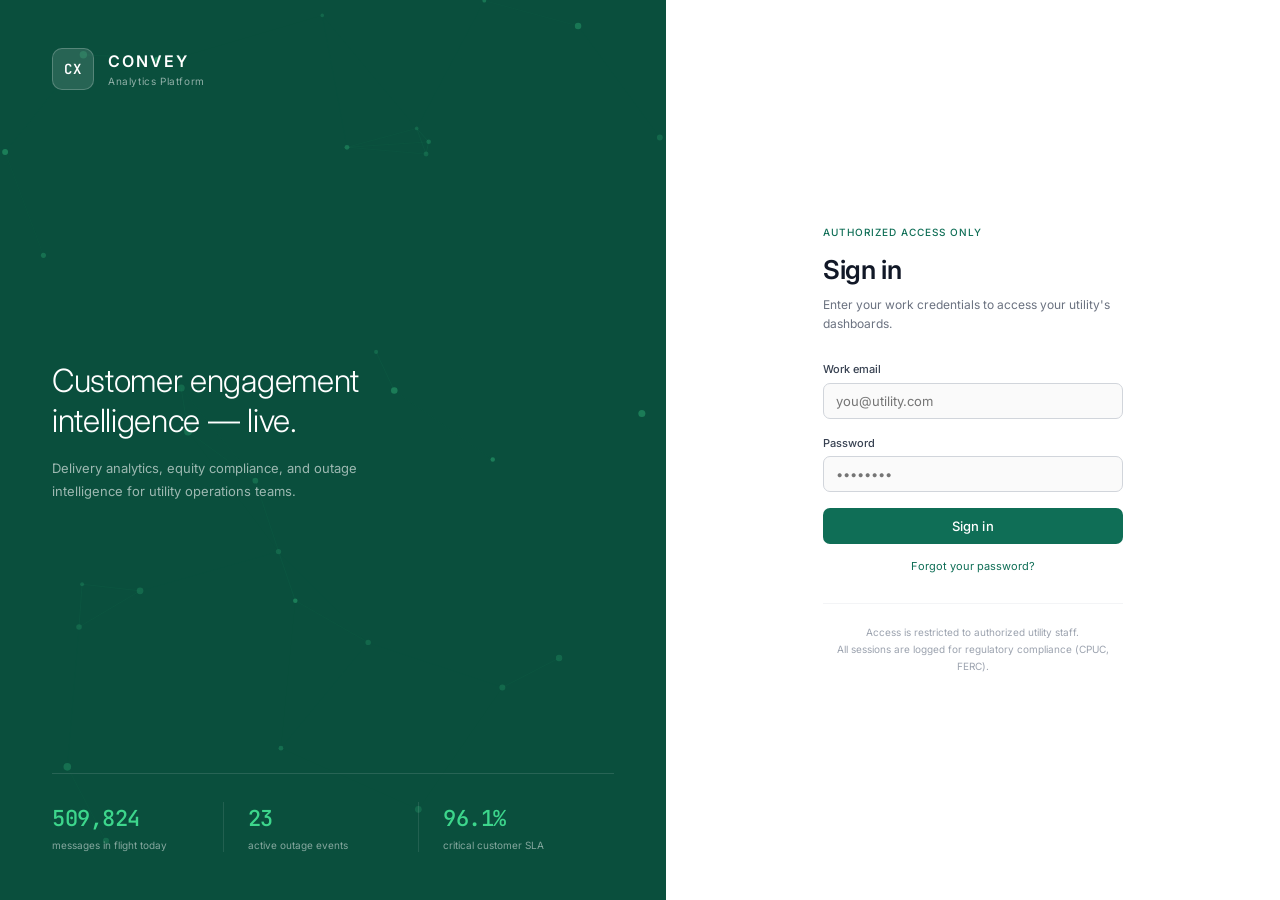
<file: index.html>
<!DOCTYPE html>
<html lang="en">
<head>
  <meta charset="UTF-8" />
  <meta name="viewport" content="width=device-width, initial-scale=1.0" />
  <title>Convey · Customer Engagement Analytics</title>
  <link rel="stylesheet" href="css/main.css" />
  <!-- Tabler Icons (local) -->
  <link rel="stylesheet" href="css/tabler-icons.min.css" />
  <!-- Chart.js (local) -->
  <script src="js/chart.min.js"></script>
</head>
<body>

<!-- ── Login Screen ───────────────────────────────────────────────── -->
<div id="login-screen">
  <div class="lp-brand">
    <canvas id="lp-canvas"></canvas>
    <div class="lp-brand-inner">
      <div class="lp-logo">
        <div class="lp-logo-mark">CX</div>
        <div class="lp-logo-text">
          <div class="lp-logo-name">CONVEY</div>
          <div class="lp-logo-sub">Analytics Platform</div>
        </div>
      </div>
      <div class="lp-hero">
        <div class="lp-hero-headline">Customer engagement<br>intelligence — live.</div>
        <div class="lp-hero-body">Delivery analytics, equity compliance, and outage intelligence for utility operations teams.</div>
      </div>
      <div class="lp-stats">
        <div class="lp-stat">
          <div class="lp-stat-val">509,824</div>
          <div class="lp-stat-lbl">messages in flight today</div>
        </div>
        <div class="lp-stat">
          <div class="lp-stat-val">23</div>
          <div class="lp-stat-lbl">active outage events</div>
        </div>
        <div class="lp-stat">
          <div class="lp-stat-val">96.1%</div>
          <div class="lp-stat-lbl">critical customer SLA</div>
        </div>
      </div>
    </div>
  </div>
  <div class="lp-form-panel">
    <div class="lp-form-wrap">
      <div class="lp-form-eyebrow">Authorized access only</div>
      <div class="lp-form-title">Sign in</div>
      <div class="lp-form-sub">Enter your work credentials to access your utility's dashboards.</div>
      <form id="login-form" novalidate>
        <div class="lp-field">
          <label class="lp-label" for="lp-email">Work email</label>
          <input class="lp-input" id="lp-email" type="email" placeholder="you@utility.com" autocomplete="email" />
        </div>
        <div class="lp-field">
          <label class="lp-label" for="lp-password">Password</label>
          <input class="lp-input" id="lp-password" type="password" placeholder="••••••••" autocomplete="current-password" />
        </div>
        <div class="lp-error" id="lp-error">Enter your email and password to continue.</div>
        <button class="lp-btn" id="lp-submit" type="submit">Sign in</button>
      </form>
      <div class="lp-forgot"><a href="#" onclick="return false">Forgot your password?</a></div>
      <div class="lp-compliance">
        Access is restricted to authorized utility staff.<br>
        All sessions are logged for regulatory compliance (CPUC, FERC).
      </div>
    </div>
  </div>
</div>

<div class="shell" id="app-shell" style="display:none">

  <!-- ── Sidebar ─────────────────────────────────────────────────── -->
  <aside class="sidebar">
    <div class="sidebar-brand">
      <div class="brand-mark">CX</div>
      <div class="brand-name">Convey Analytics</div>
      <div class="brand-sub">Customer Engagement Intelligence</div>
    </div>

    <div class="sidebar-filters">
      <div class="filter-label">Company</div>
      <select id="global-company" class="filter-select">
        <option value="all">All companies</option>
        <option value="Eversource">Eversource</option>
        <option value="PG&E">PG&amp;E</option>
        <option value="HECO">HECO</option>
        <option value="Idaho Power">Idaho Power</option>
        <option value="DTE Energy">DTE Energy</option>
        <option value="MLGW">MLGW</option>
      </select>
      <div class="filter-label">Division</div>
      <select id="global-division" class="filter-select">
        <option value="all">All divisions</option>
        <option value="Electric">Electric</option>
        <option value="EPSS">EPSS</option>
        <option value="Planned Maint.">Planned Maint.</option>
        <option value="PSPS">PSPS</option>
        <option value="Gas">Gas</option>
        <option value="Regional">Regional</option>
      </select>
    </div>

    <nav class="sidebar-nav" id="sidebar-nav">
      <!-- built by app.js -->
    </nav>

    <div class="sidebar-footer">
      <span class="live-dot"></span>
      Live · Last sync 2 min ago
    </div>
  </aside>

  <!-- ── Main ───────────────────────────────────────────────────── -->
  <div class="main">

    <!-- Topbar -->
    <header class="topbar">
      <div>
        <div class="topbar-title">Customer Engagement Analytics</div>
        <div class="topbar-breadcrumb" id="topbar-breadcrumb">Overview</div>
      </div>

      <div class="topbar-spacer"></div>

      <div class="time-pills">
        <button class="time-pill active" data-period="today">Jun 15, 2026</button>
        <button class="time-pill" data-period="week">Last 7 days</button>
        <button class="time-pill" data-period="month">Last 30 days</button>
      </div>

      <div class="status-pill">
        <span class="live-dot"></span>
        <span>Live data</span>
      </div>

      <button class="topbar-btn">
        <i class="ti ti-download"></i> Export
      </button>
    </header>

    <!-- Page content -->
    <main class="page-content">
      <!-- page divs injected by app.js -->
    </main>

  </div><!-- /main -->

</div><!-- /shell -->

<!-- Data & modules -->
<script src="js/data.js"></script>
<script src="js/charts.js"></script>
<script src="js/pages/overview.js"></script>
<script src="js/pages/campaigns.js"></script>
<script src="js/pages/channels.js"></script>
<script src="js/pages/equity.js"></script>
<script src="js/pages/critical.js"></script>
<script src="js/pages/outage.js"></script>
<script src="js/pages/journey.js"></script>
<script src="js/pages/health.js"></script>
<script src="js/pages/insights.js"></script>
<script src="js/app.js"></script>

</body>
</html>
</file>
<file: css/main.css>
/* ─── Design System ──────────────────────────────────────────────────── */
@import url('https://fonts.googleapis.com/css2?family=Inter:wght@300;400;500;600&family=JetBrains+Mono:wght@400;500;600&display=swap');

:root {
  /* Ground palette — clean light mode */
  --ground:        #F4F6F9;
  --surface-1:     #FFFFFF;
  --surface-2:     #F0F3F7;
  --surface-3:     #E4E9F0;
  --border:        rgba(0,0,0,0.07);
  --border-strong: rgba(0,0,0,0.13);

  /* Text */
  --text-primary:   #111827;
  --text-secondary: #4B5563;
  --text-muted:     #9CA3AF;

  /* Brand */
  --brand:       #0F6E56;
  --brand-light: #1A9470;
  --brand-glow:  rgba(15,110,86,0.10);

  /* Status */
  --pos:    #059669;
  --neg:    #DC2626;
  --warn:   #D97706;
  --info:   #2563EB;
  --purple: #7C3AED;

  /* Data series */
  --s1: #059669;
  --s2: #2563EB;
  --s3: #7C3AED;
  --s4: #DC2626;
  --s5: #D97706;
  --s6: #0891B2;

  /* Typography */
  --font-body:  'Inter', -apple-system, sans-serif;
  --font-mono:  'JetBrains Mono', 'Fira Code', monospace;

  /* Spacing */
  --sidebar-w: 220px;
  --topbar-h:  56px;
  --gap:       14px;
  --radius:    10px;
  --radius-sm: 6px;
}

*, *::before, *::after { box-sizing: border-box; margin: 0; padding: 0; }

html { font-size: 14px; }
body {
  font-family: var(--font-body);
  background: var(--ground);
  color: var(--text-primary);
  line-height: 1.5;
  overflow: hidden;
  height: 100vh;
}

/* ─── Layout Shell ───────────────────────────────────────────────────── */
.shell { display: flex; height: 100vh; overflow: hidden; }

/* ─── Sidebar ────────────────────────────────────────────────────────── */
.sidebar {
  width: var(--sidebar-w);
  flex-shrink: 0;
  background: var(--surface-1);
  border-right: 1px solid var(--border);
  display: flex;
  flex-direction: column;
  overflow: hidden;
}

.sidebar-brand {
  padding: 16px;
  border-bottom: 1px solid var(--border);
  flex-shrink: 0;
}

.brand-mark {
  width: 32px; height: 32px;
  background: var(--brand);
  border-radius: 8px;
  display: flex; align-items: center; justify-content: center;
  font-family: var(--font-mono);
  font-weight: 600; font-size: 13px;
  color: #fff;
  margin-bottom: 8px;
}

.brand-name {
  font-size: 12px; font-weight: 600;
  color: var(--text-primary);
  letter-spacing: 0.03em;
}

.brand-sub {
  font-size: 10px;
  color: var(--text-muted);
  margin-top: 1px;
}

.sidebar-filters {
  padding: 12px;
  border-bottom: 1px solid var(--border);
  flex-shrink: 0;
}

.filter-label { font-size: 9px; text-transform: uppercase; letter-spacing: 0.08em; color: var(--text-muted); margin-bottom: 6px; }

.filter-select {
  width: 100%; padding: 6px 8px;
  background: var(--surface-2);
  border: 1px solid var(--border-strong);
  border-radius: var(--radius-sm);
  color: var(--text-primary);
  font-size: 11px;
  font-family: var(--font-body);
  cursor: pointer;
  margin-bottom: 6px;
  appearance: none;
  background-image: url("data:image/svg+xml,%3Csvg xmlns='http://www.w3.org/2000/svg' width='10' height='6'%3E%3Cpath d='M0 0l5 6 5-6z' fill='%234B5563'/%3E%3C/svg%3E");
  background-repeat: no-repeat;
  background-position: right 8px center;
}

.filter-select:focus { outline: none; border-color: var(--brand); }

.sidebar-nav {
  flex: 1;
  overflow-y: auto;
  padding: 8px;
  scrollbar-width: thin;
  scrollbar-color: var(--surface-3) transparent;
}

.nav-section-label {
  font-size: 9px; text-transform: uppercase; letter-spacing: 0.08em;
  color: var(--text-muted); padding: 8px 8px 4px;
}

.nav-item {
  display: flex; align-items: center; gap: 9px;
  padding: 8px 10px;
  border-radius: var(--radius-sm);
  cursor: pointer;
  color: var(--text-secondary);
  font-size: 12px;
  transition: background 0.15s, color 0.15s;
  position: relative;
}

.nav-item:hover { background: var(--surface-2); color: var(--text-primary); }

.nav-item.active {
  background: #F0FDF4;
  color: var(--brand);
  border: 1px solid #BBF7D0;
}

.nav-item.active .nav-icon { color: var(--brand); }

.nav-icon { font-size: 14px; flex-shrink: 0; color: var(--text-muted); }

.nav-badge {
  margin-left: auto;
  font-size: 9px; font-family: var(--font-mono);
  background: var(--neg);
  color: #fff;
  padding: 1px 5px; border-radius: 10px;
}

.nav-badge.warn { background: var(--warn); }

.sidebar-footer {
  padding: 12px;
  border-top: 1px solid var(--border);
  font-size: 10px;
  color: var(--text-muted);
}

.live-dot {
  display: inline-block; width: 6px; height: 6px;
  background: var(--pos); border-radius: 50%;
  margin-right: 5px;
  animation: pulse 2s infinite;
}

@keyframes pulse {
  0%, 100% { opacity: 1; }
  50% { opacity: 0.3; }
}

/* ─── Main Content ───────────────────────────────────────────────────── */
.main { flex: 1; display: flex; flex-direction: column; overflow: hidden; }

/* ─── Topbar ─────────────────────────────────────────────────────────── */
.topbar {
  height: var(--topbar-h);
  flex-shrink: 0;
  background: var(--surface-1);
  border-bottom: 1px solid var(--border);
  display: flex; align-items: center;
  padding: 0 20px;
  gap: 16px;
}

.topbar-title {
  font-size: 14px; font-weight: 500;
  color: var(--text-primary);
}

.topbar-breadcrumb {
  font-size: 11px;
  color: var(--text-muted);
}

.topbar-spacer { flex: 1; }

.time-pills { display: flex; gap: 4px; }

.time-pill {
  padding: 4px 11px;
  border-radius: 20px;
  font-size: 11px; font-family: var(--font-mono);
  cursor: pointer;
  border: 1px solid var(--border-strong);
  color: var(--text-secondary);
  background: transparent;
  transition: all 0.15s;
}

.time-pill.active, .time-pill:hover {
  background: var(--brand);
  border-color: var(--brand);
  color: #fff;
}

.topbar-btn {
  padding: 6px 14px;
  border-radius: var(--radius-sm);
  font-size: 11px;
  cursor: pointer;
  border: 1px solid var(--border-strong);
  color: var(--text-secondary);
  background: var(--surface-2);
  transition: all 0.15s;
  display: flex; align-items: center; gap: 5px;
}

.topbar-btn:hover { border-color: var(--brand); color: var(--brand-light); }

.status-pill {
  font-size: 10px; font-family: var(--font-mono);
  padding: 3px 9px; border-radius: 20px;
  border: 1px solid #BBF7D0;
  color: var(--pos);
  background: #DCFCE7;
  display: flex; align-items: center; gap: 5px;
}

/* ─── Page Content ───────────────────────────────────────────────────── */
.page-content {
  flex: 1;
  overflow-y: auto;
  padding: var(--gap);
  scrollbar-width: thin;
  scrollbar-color: var(--surface-3) transparent;
}

.page { display: none; }
.page.active { display: block; }

/* ─── Components ─────────────────────────────────────────────────────── */

/* Section label */
.section-label {
  font-size: 9px; text-transform: uppercase; letter-spacing: 0.1em;
  color: var(--text-muted);
  margin-bottom: 10px;
  display: flex; align-items: center; gap: 8px;
}

.section-label::after {
  content: '';
  flex: 1; height: 1px;
  background: var(--border);
}

/* Grid layouts */
.grid { display: grid; gap: var(--gap); margin-bottom: var(--gap); }
.g4 { grid-template-columns: repeat(4, 1fr); }
.g3 { grid-template-columns: repeat(3, 1fr); }
.g2 { grid-template-columns: repeat(2, 1fr); }
.g1 { grid-template-columns: 1fr; }
.g-2-1 { grid-template-columns: 2fr 1fr; }
.g-1-2 { grid-template-columns: 1fr 2fr; }
.g-3-2 { grid-template-columns: 3fr 2fr; }

/* KPI Card */
.kpi {
  background: var(--surface-1);
  border: 1px solid var(--border);
  border-radius: var(--radius);
  padding: 16px;
  position: relative;
  overflow: hidden;
}

.kpi::before {
  content: '';
  position: absolute; top: 0; left: 0; right: 0;
  height: 2px;
  background: var(--brand);
  opacity: 0;
}

.kpi.alert::before { background: var(--neg); opacity: 1; }
.kpi.warn::before { background: var(--warn); opacity: 1; }
.kpi.good::before { background: var(--pos); opacity: 1; }

.kpi-label {
  font-size: 9px; text-transform: uppercase; letter-spacing: 0.09em;
  color: var(--text-muted); margin-bottom: 8px;
}

.kpi-value {
  font-family: var(--font-mono);
  font-size: 26px; font-weight: 500;
  color: var(--text-primary);
  line-height: 1;
}

.kpi-sub {
  font-size: 10px;
  margin-top: 6px;
  display: flex; align-items: center; gap: 4px;
}

.kpi-sub.pos { color: var(--pos); }
.kpi-sub.neg { color: var(--neg); }
.kpi-sub.neu { color: var(--text-muted); }
.kpi-sub.warn { color: var(--warn); }

.kpi-spark {
  margin-top: 10px; height: 32px;
}

/* Card */
.card {
  background: var(--surface-1);
  border: 1px solid var(--border);
  border-radius: var(--radius);
  padding: 16px;
}

.card-hd {
  display: flex; align-items: center; justify-content: space-between;
  margin-bottom: 14px;
}

.card-title {
  font-size: 12px; font-weight: 500;
  color: var(--text-primary);
  display: flex; align-items: center; gap: 7px;
}

.card-title-icon {
  font-size: 14px; color: var(--text-muted);
}

/* Badge */
.badge {
  font-size: 9px; font-weight: 600; font-family: var(--font-mono);
  padding: 2px 7px; border-radius: 10px;
  text-transform: uppercase; letter-spacing: 0.05em;
}

.badge-green  { background: #DCFCE7; color: #15803D; border: 1px solid #BBF7D0; }
.badge-red    { background: #FEE2E2; color: #DC2626; border: 1px solid #FECACA; }
.badge-amber  { background: #FEF3C7; color: #D97706; border: 1px solid #FDE68A; }
.badge-blue   { background: #DBEAFE; color: #2563EB; border: 1px solid #BFDBFE; }
.badge-purple { background: #EDE9FE; color: #7C3AED; border: 1px solid #DDD6FE; }
.badge-teal   { background: #CFFAFE; color: #0891B2; border: 1px solid #A5F3FC; }

/* Chart wrapper */
.ch { position: relative; width: 100%; }

/* Horizontal bar */
.hbar { display: flex; flex-direction: column; gap: 8px; }

.hbar-row {
  display: flex; align-items: center; gap: 8px;
  font-size: 11px;
}

.hbar-lbl {
  width: 100px; flex-shrink: 0;
  color: var(--text-secondary);
  font-size: 10px;
  white-space: nowrap; overflow: hidden; text-overflow: ellipsis;
}

.hbar-lbl.wide { width: 130px; }

.hbar-track {
  flex: 1; height: 8px;
  background: var(--surface-3);
  border-radius: 4px; overflow: hidden;
}

.hbar-fill { height: 100%; border-radius: 4px; transition: width 0.6s cubic-bezier(0.4,0,0.2,1); }

.hbar-val {
  width: 42px; text-align: right;
  font-family: var(--font-mono); font-size: 10px; font-weight: 500;
  color: var(--text-primary);
  flex-shrink: 0;
}

.hbar-delta {
  width: 40px; text-align: right;
  font-size: 9px; flex-shrink: 0;
}

/* Funnel */
.funnel { display: flex; flex-direction: column; gap: 6px; }

.funnel-row {
  display: flex; align-items: center; gap: 10px;
}

.funnel-lbl {
  width: 140px; flex-shrink: 0;
  font-size: 10px; color: var(--text-secondary);
}

.funnel-bar-wrap {
  flex: 1; height: 28px;
  background: var(--surface-3); border-radius: 4px; overflow: hidden;
}

.funnel-bar {
  height: 100%; border-radius: 4px;
  display: flex; align-items: center; padding: 0 10px;
  font-size: 10px; font-weight: 500; font-family: var(--font-mono);
  color: #fff; white-space: nowrap;
  transition: width 0.7s cubic-bezier(0.4,0,0.2,1);
}

.funnel-drop {
  width: 180px; flex-shrink: 0;
  font-size: 9px; color: var(--neg);
}

/* Table */
.tbl { width: 100%; border-collapse: collapse; font-size: 11px; }

.tbl th {
  color: var(--text-muted); font-weight: 500; font-size: 9px;
  text-transform: uppercase; letter-spacing: 0.06em;
  padding: 6px 8px;
  border-bottom: 1px solid var(--border);
  text-align: left;
}

.tbl td {
  padding: 7px 8px;
  border-bottom: 1px solid var(--border);
  color: var(--text-primary);
  vertical-align: middle;
}

.tbl tr:last-child td { border-bottom: none; }

.tbl tr:hover td { background: rgba(0,0,0,0.02); }

.tbl .mono { font-family: var(--font-mono); font-size: 10px; }

/* Insight item */
.insight-item {
  display: flex; gap: 12px;
  padding: 14px;
  border-radius: var(--radius);
  border: 1px solid var(--border);
  background: var(--surface-1);
  margin-bottom: 10px;
  transition: border-color 0.15s;
}

.insight-item:hover { border-color: var(--border-strong); }

.insight-item.p1 { border-color: #FECACA; background: #FFF5F5; }
.insight-item.p1-warn { border-color: #FDE68A; background: #FFFBEB; }
.insight-item.p2 { border-color: #BFDBFE; background: #EFF6FF; }
.insight-item.p3 { border-color: #DDD6FE; background: #F5F3FF; }
.insight-item.good { border-color: #BBF7D0; background: #F0FDF4; }

.insight-icon {
  width: 34px; height: 34px; border-radius: 8px;
  display: flex; align-items: center; justify-content: center;
  flex-shrink: 0; font-size: 16px;
}

.insight-body { flex: 1; }

.insight-meta {
  display: flex; align-items: center; gap: 8px;
  margin-bottom: 6px;
}

.insight-text {
  font-size: 12px; color: var(--text-primary);
  line-height: 1.6;
}

.insight-text strong { font-weight: 600; color: var(--text-primary); }

.insight-action {
  margin-top: 6px; font-size: 11px;
  color: var(--brand-light); cursor: pointer;
  display: inline-flex; align-items: center; gap: 4px;
}

.insight-action:hover { color: var(--pos); }

/* Stat grid (small cells) */
.stat-grid {
  display: grid; gap: 8px;
}

.stat-cell {
  background: var(--surface-2);
  border-radius: var(--radius-sm);
  padding: 10px 12px;
  text-align: center;
}

.stat-cell-val {
  font-family: var(--font-mono);
  font-size: 18px; font-weight: 500;
}

.stat-cell-lbl {
  font-size: 9px; margin-top: 3px;
  color: var(--text-muted);
}

/* Heatmap */
.heatmap-grid {
  display: grid; gap: 3px;
  margin-top: 6px;
}

.hm-cell {
  border-radius: 4px; padding: 5px 3px;
  text-align: center;
  font-size: 10px; font-weight: 500; font-family: var(--font-mono);
}

.hm-header {
  font-size: 9px; color: var(--text-muted);
  display: flex; align-items: center; justify-content: center;
}

/* Ribbon KPI */
.kpi-ribbon {
  background: var(--surface-1);
  border: 1px solid var(--border);
  border-radius: var(--radius);
  display: flex;
  margin-bottom: var(--gap);
  overflow: hidden;
}

.kpi-ribbon-block {
  flex: 1; padding: 12px 14px;
  border-right: 1px solid var(--border);
}

.kpi-ribbon-block:last-child { border-right: none; }

.kpi-ribbon-label {
  font-size: 9px; text-transform: uppercase; letter-spacing: 0.07em;
  color: var(--text-muted); margin-bottom: 4px;
}

.kpi-ribbon-val {
  font-family: var(--font-mono);
  font-size: 18px; font-weight: 500;
}

/* Pulse / alert strip */
.pulse-strip {
  display: flex; flex-direction: column; gap: 8px;
}

.pulse-item {
  display: flex; gap: 10px; align-items: flex-start;
  padding: 10px;
  border-radius: var(--radius-sm);
  border: 1px solid var(--border);
  background: var(--surface-2);
}

.pulse-item.crit { border-color: #FECACA; background: #FFF5F5; }
.pulse-item.warn { border-color: #FDE68A; background: #FFFBEB; }
.pulse-item.ok   { border-color: #BBF7D0; background: #F0FDF4; }

.pulse-icon {
  width: 28px; height: 28px; border-radius: 6px;
  display: flex; align-items: center; justify-content: center;
  flex-shrink: 0; font-size: 14px;
}

.pulse-icon.crit { background: #FEE2E2; }
.pulse-icon.warn { background: #FEF3C7; }
.pulse-icon.ok   { background: #DCFCE7; }

.pulse-text { font-size: 11px; color: var(--text-primary); line-height: 1.5; flex: 1; }
.pulse-text strong { font-weight: 500; }
.pulse-act { font-size: 10px; color: var(--brand-light); cursor: pointer; margin-top: 3px; display: block; }
.pulse-act:hover { color: var(--pos); }

/* Waterfall */
.waterfall-row {
  display: flex; align-items: center; gap: 8px;
  margin-bottom: 6px; font-size: 11px;
}

.wf-lbl { width: 90px; color: var(--text-secondary); font-size: 10px; flex-shrink: 0; }
.wf-track { flex: 1; position: relative; height: 20px; }
.wf-bar {
  height: 20px; border-radius: 3px;
  position: absolute;
  display: flex; align-items: center; padding: 0 7px;
  font-size: 10px; font-weight: 500; font-family: var(--font-mono);
  color: #fff; white-space: nowrap;
}

/* Cohort grid */
.cohort-wrap {
  display: grid; gap: 3px; font-size: 10px; font-family: var(--font-mono);
}

.cohort-cell {
  border-radius: 4px; padding: 5px 2px;
  text-align: center; font-weight: 500;
}

/* Legend */
.legend { display: flex; flex-wrap: wrap; gap: 12px; margin-bottom: 10px; }

.leg {
  display: flex; align-items: center; gap: 5px;
  font-size: 10px; color: var(--text-secondary);
}

.leg-sq { width: 10px; height: 10px; border-radius: 2px; flex-shrink: 0; }
.leg-dash { width: 16px; height: 2px; border-radius: 1px; flex-shrink: 0; }

/* Score ring */
.score-ring {
  display: flex; flex-direction: column; align-items: center; justify-content: center;
  padding: 10px 0;
}

.score-big {
  font-family: var(--font-mono);
  font-size: 42px; font-weight: 500;
  line-height: 1;
}

.score-label { font-size: 10px; color: var(--text-muted); margin-top: 4px; }

/* Button */
.btn {
  padding: 7px 14px;
  background: var(--brand);
  color: #fff;
  border: none; border-radius: var(--radius-sm);
  font-size: 11px; font-family: var(--font-body);
  cursor: pointer;
  transition: background 0.15s;
  display: inline-flex; align-items: center; gap: 5px;
}

.btn:hover { background: var(--brand-light); }

.btn-ghost {
  background: transparent;
  border: 1px solid var(--border-strong);
  color: var(--text-secondary);
}

.btn-ghost:hover { background: var(--surface-2); color: var(--text-primary); border-color: var(--brand); }

/* Filter tabs */
.ctrl-row { display: flex; gap: 6px; flex-wrap: wrap; margin-bottom: 12px; }

.ctrl-btn {
  padding: 4px 11px;
  border-radius: 20px;
  font-size: 10px;
  cursor: pointer;
  border: 1px solid var(--border-strong);
  color: var(--text-secondary);
  background: transparent;
  transition: all 0.15s;
}

.ctrl-btn.active, .ctrl-btn:hover {
  background: var(--brand);
  border-color: var(--brand);
  color: #fff;
}

/* Company comparison row */
.company-row {
  display: flex; align-items: center; gap: 8px;
  padding: 8px 0;
  border-bottom: 1px solid var(--border);
}

.company-row:last-child { border-bottom: none; }

.company-name { width: 100px; font-size: 11px; font-weight: 500; flex-shrink: 0; }

.company-bar-wrap { flex: 1; }

/* ─── Responsive tweaks ──────────────────────────────────────────────── */
@media (max-width: 1200px) {
  .g4 { grid-template-columns: repeat(2, 1fr); }
}

@media (prefers-reduced-motion: reduce) {
  * { animation: none !important; transition: none !important; }
}

/* ─── Login Screen ───────────────────────────────────────────────────── */
#login-screen {
  display: flex;
  height: 100vh;
  width: 100vw;
  position: fixed;
  inset: 0;
  z-index: 1000;
  background: #0A4F3D;
}

#login-screen.lp-fade-out {
  animation: lpFadeOut 0.45s ease forwards;
}

@keyframes lpFadeOut {
  to { opacity: 0; pointer-events: none; }
}

/* Left brand panel */
.lp-brand {
  flex: 0 0 52%;
  position: relative;
  background: #0A4F3D;
  overflow: hidden;
  display: flex;
  align-items: stretch;
}

#lp-canvas {
  position: absolute;
  inset: 0;
  width: 100%;
  height: 100%;
  opacity: 0.45;
}

.lp-brand-inner {
  position: relative;
  z-index: 2;
  display: flex;
  flex-direction: column;
  justify-content: space-between;
  padding: 48px 52px;
  width: 100%;
}

.lp-logo {
  display: flex;
  align-items: center;
  gap: 14px;
}

.lp-logo-mark {
  width: 42px; height: 42px;
  background: rgba(255,255,255,0.12);
  border: 1px solid rgba(255,255,255,0.22);
  border-radius: 10px;
  display: flex; align-items: center; justify-content: center;
  font-family: var(--font-mono);
  font-size: 14px; font-weight: 600;
  color: #fff;
  letter-spacing: 0.04em;
}

.lp-logo-name {
  font-size: 16px; font-weight: 600;
  letter-spacing: 0.12em;
  color: #fff;
}

.lp-logo-sub {
  font-size: 10px;
  color: rgba(255,255,255,0.55);
  letter-spacing: 0.06em;
  margin-top: 1px;
}

.lp-hero {
  flex: 1;
  display: flex;
  flex-direction: column;
  justify-content: center;
  padding: 40px 0;
}

.lp-hero-headline {
  font-size: 32px;
  font-weight: 300;
  line-height: 1.25;
  color: #fff;
  letter-spacing: -0.01em;
  margin-bottom: 16px;
}

.lp-hero-body {
  font-size: 13px;
  color: rgba(255,255,255,0.60);
  line-height: 1.7;
  max-width: 340px;
}

.lp-stats {
  display: flex;
  gap: 0;
  border-top: 1px solid rgba(255,255,255,0.12);
  padding-top: 28px;
}

.lp-stat {
  flex: 1;
  padding-right: 24px;
}

.lp-stat + .lp-stat {
  padding-left: 24px;
  border-left: 1px solid rgba(255,255,255,0.10);
}

.lp-stat-val {
  font-family: var(--font-mono);
  font-size: 22px;
  font-weight: 500;
  color: #3DD68C;
  letter-spacing: -0.02em;
}

.lp-stat-lbl {
  font-size: 10px;
  color: rgba(255,255,255,0.50);
  margin-top: 3px;
  line-height: 1.4;
}

/* Right form panel */
.lp-form-panel {
  flex: 0 0 48%;
  background: #fff;
  display: flex;
  align-items: center;
  justify-content: center;
  overflow-y: auto;
}

.lp-form-wrap {
  width: 100%;
  max-width: 380px;
  padding: 48px 40px;
}

.lp-form-eyebrow {
  font-size: 10px;
  font-weight: 500;
  letter-spacing: 0.10em;
  text-transform: uppercase;
  color: var(--brand);
  margin-bottom: 10px;
}

.lp-form-title {
  font-size: 26px;
  font-weight: 600;
  color: #111827;
  margin-bottom: 6px;
  letter-spacing: -0.01em;
}

.lp-form-sub {
  font-size: 12px;
  color: #6B7280;
  line-height: 1.6;
  margin-bottom: 28px;
}

.lp-field {
  margin-bottom: 16px;
}

.lp-label {
  display: block;
  font-size: 11px;
  font-weight: 500;
  color: #374151;
  margin-bottom: 5px;
}

.lp-input {
  width: 100%;
  padding: 9px 12px;
  border: 1.5px solid #D1D5DB;
  border-radius: 7px;
  font-family: var(--font-body);
  font-size: 13px;
  color: #111827;
  background: #FAFAFA;
  outline: none;
  transition: border-color 0.15s, box-shadow 0.15s;
}

.lp-input:focus {
  border-color: var(--brand);
  background: #fff;
  box-shadow: 0 0 0 3px rgba(15,110,86,0.10);
}

.lp-input.error {
  border-color: #DC2626;
  box-shadow: 0 0 0 3px rgba(220,38,38,0.08);
}

.lp-error {
  font-size: 11px;
  color: #DC2626;
  margin-bottom: 14px;
  min-height: 16px;
  display: none;
}

.lp-error.visible {
  display: block;
}

.lp-btn {
  width: 100%;
  padding: 10px;
  background: var(--brand);
  color: #fff;
  border: none;
  border-radius: 7px;
  font-family: var(--font-body);
  font-size: 13px;
  font-weight: 500;
  cursor: pointer;
  letter-spacing: 0.01em;
  transition: background 0.15s, transform 0.1s;
  margin-bottom: 14px;
}

.lp-btn:hover { background: var(--brand-light); }
.lp-btn:active { transform: scale(0.99); }

.lp-btn:disabled {
  opacity: 0.65;
  cursor: not-allowed;
  transform: none;
}

.lp-forgot {
  text-align: center;
  margin-bottom: 28px;
  font-size: 11px;
}

.lp-forgot a {
  color: var(--brand);
  text-decoration: none;
}

.lp-forgot a:hover { text-decoration: underline; }

.lp-compliance {
  font-size: 10px;
  color: #9CA3AF;
  line-height: 1.7;
  text-align: center;
  padding-top: 20px;
  border-top: 1px solid #F3F4F6;
}
</file>
